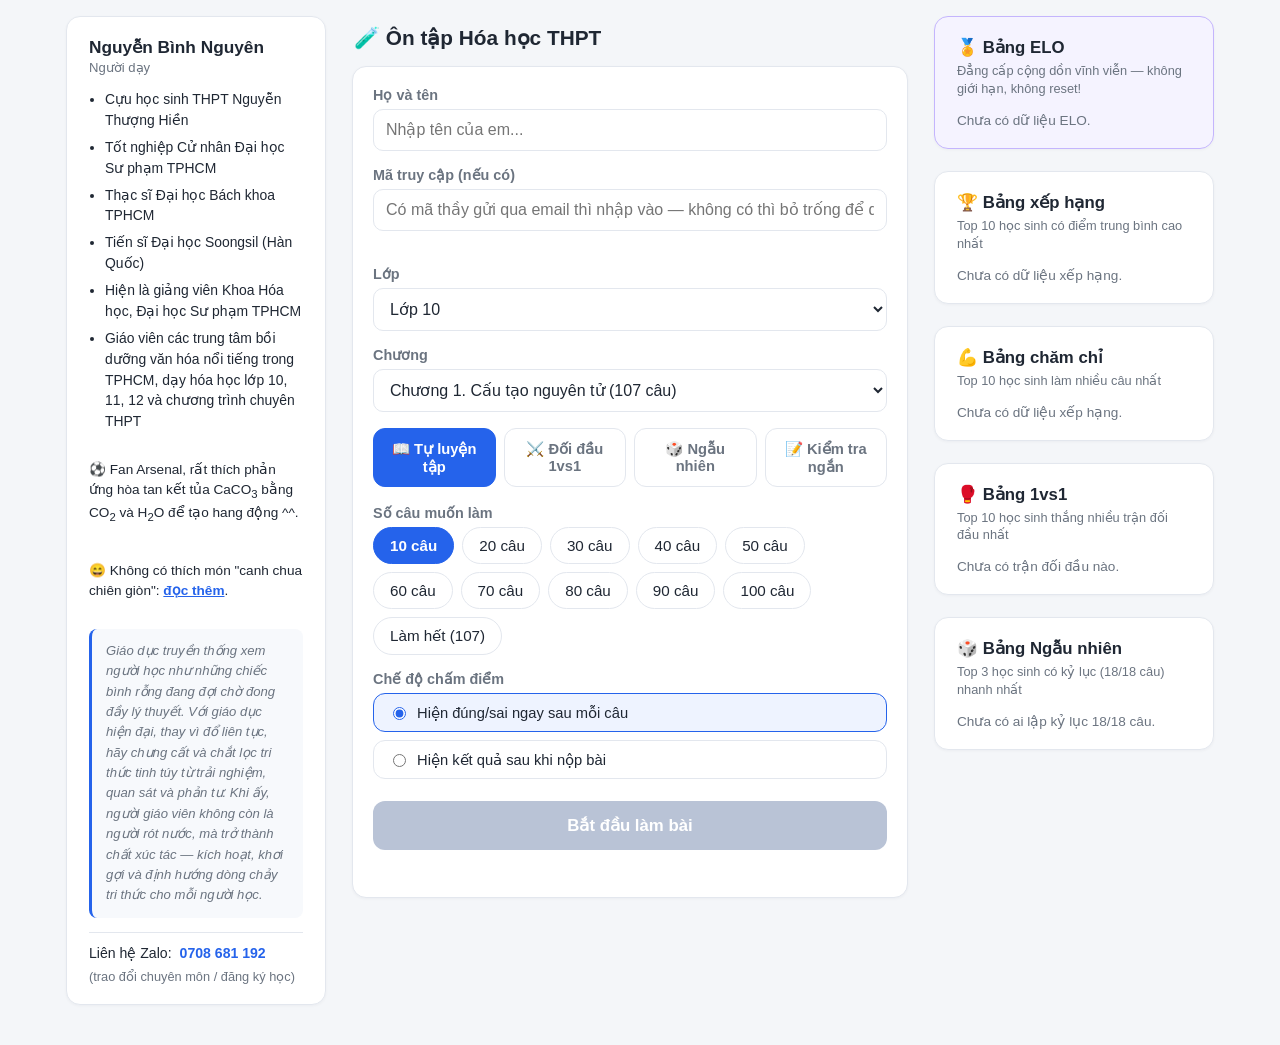
<file: index.html>
<!DOCTYPE html>
<html lang="vi">
<head>
<meta charset="UTF-8">
<meta name="viewport" content="width=device-width, initial-scale=1.0">
<title>Ôn tập Hóa học THPT</title>
<link rel="stylesheet" href="style.css">
</head>
<body>
<div class="layout">

<div id="app">

  <!-- MÀN HÌNH 1: CHỌN CHƯƠNG -->
  <section id="screen-setup" class="screen">
    <header class="topbar">
      <h1>🧪 Ôn tập Hóa học THPT</h1>
      <div class="topbar-actions">
        <button id="btn-open-collection" type="button" class="btn-collection">🎴 Bộ sưu tập<span id="collection-count-badge" class="collection-count-badge hidden">0</span></button>
      </div>
    </header>

    <div class="card">
      <label class="field">
        <span>Họ và tên</span>
        <input id="inp-name" type="text" placeholder="Nhập tên của em..." autocomplete="name">
      </label>

      <label class="field">
        <span>Mã truy cập (nếu có)</span>
        <input id="inp-code" type="text" placeholder="Có mã thầy gửi qua email thì nhập vào — không có thì bỏ trống để dùng thử" autocomplete="off">
      </label>
      <div id="access-msg" class="msg"></div>

      <div id="streak-box" class="stats-box streak-box hidden">
        <div id="streak-content"></div>
      </div>

      <div id="elo-box" class="stats-box elo-box hidden">
        <div id="elo-content"></div>
      </div>

      <label class="field">
        <span>Lớp</span>
        <select id="sel-grade"></select>
      </label>

      <div id="chapter-progress-box" class="stats-box hidden">
        <div class="stats-title" id="chapter-progress-title">📊 Tiến độ</div>
        <ul id="chapter-progress-list" class="chprog-list"></ul>
        <div id="chapter-progress-suggest" class="chprog-suggest"></div>
      </div>

      <label class="field">
        <span>Chương</span>
        <select id="sel-chapter"></select>
      </label>

      <div id="stats-box" class="stats-box hidden">
        <div class="stats-title">Tiến độ của em ở chương này</div>
        <div id="stats-content"></div>
      </div>

      <div class="mode-tabs">
        <button type="button" id="tab-mode-solo" class="mode-tab selected">📖 Tự luyện tập</button>
        <button type="button" id="tab-mode-duel" class="mode-tab">⚔️ Đối đầu 1vs1</button>
        <button type="button" id="tab-mode-random" class="mode-tab">🎲 Ngẫu nhiên</button>
        <button type="button" id="tab-mode-ktn" class="mode-tab">📝 Kiểm tra ngắn</button>
      </div>

      <div id="solo-panel">
        <div id="solo-guest-limit-msg" class="msg hidden"></div>
        <div id="solo-normal-controls">
          <div class="field">
            <span>Số câu muốn làm</span>
            <div id="count-options" class="chip-row"></div>
            <div id="guest-count-note" class="guest-note hidden"></div>
          </div>

          <div class="field">
            <span>Chế độ chấm điểm</span>
            <div class="chip-row">
              <label class="chip-radio">
                <input type="radio" name="mode" value="hien_ngay" checked>
                <span>Hiện đúng/sai ngay sau mỗi câu</span>
              </label>
              <label class="chip-radio">
                <input type="radio" name="mode" value="hien_sau">
                <span>Hiện kết quả sau khi nộp bài</span>
              </label>
            </div>
          </div>

          <button id="btn-start" class="btn-primary" disabled>Bắt đầu làm bài</button>
        </div>
      </div>

      <div id="duel-panel" class="hidden">
        <div id="duel-locked-msg" class="msg hidden"></div>
        <div id="duel-normal-content">
          <div class="duel-info">⚔️ Đối đầu 1vs1: 10 câu ngẫu nhiên trong chương đã chọn ở trên, cả 2 bạn cùng thấy 1 câu — ai bấm trả lời TRƯỚC thì câu đó bị khóa lại (đúng +1 điểm, sai −0,5 điểm), bạn còn lại không được trả lời câu đó nữa. Hết 10 câu ai điểm cao hơn thắng, bằng điểm thì Oẳn tù tì phân định. Thắng/thua đều ảnh hưởng ELO — thắng đối thủ ELO cao hơn mình thì được cộng nhiều hơn!</div>
          <div class="duel-btn-row">
            <button id="btn-challenge" type="button" class="btn-primary" disabled>⚔️ Thách thức</button>
            <button id="btn-accept-challenge" type="button" class="btn-secondary" disabled>🤝 Đồng ý thử thách</button>
          </div>
          <div id="duel-msg" class="msg"></div>
        </div>
      </div>

      <div id="random-panel" class="hidden">
        <div id="random-locked-msg" class="msg hidden"></div>
        <div id="random-normal-content">
          <div class="duel-info">🎲 Chế độ ngẫu nhiên: 1 đề CỐ ĐỊNH 18 câu random trên toàn bộ chương trình — 14 câu Lớp 12 (đủ tất cả các chương), 2 câu Lớp 10 và 2 câu Lớp 11 (ngẫu nhiên chương nào cũng được). Vẫn tính ELO như Tự luyện tập. Làm ĐÚNG TRỌN VẸN 18/18 câu và nhanh hơn kỷ lục cũ của chính em thì được ghi nhận kỷ lục mới, có cơ hội lọt Top 3 nhanh nhất!</div>
          <button id="btn-start-random" type="button" class="btn-primary" disabled>Bắt đầu làm bài (18 câu)</button>
          <div id="random-msg" class="msg"></div>
        </div>
      </div>

      <div id="ktn-panel" class="hidden">
        <div id="ktn-locked-msg" class="msg hidden"></div>
        <div id="ktn-normal-content">
          <div class="duel-info">📝 Kiểm tra ngắn: thầy/cô tạo 1 phiên kiểm tra 18 câu cho cả lớp cùng làm, có ĐÚNG 10 phút kể từ lúc tạo phiên. Tất cả học sinh làm CHUNG 1 bộ câu hỏi (chỉ khác thứ tự hiển thị). Hết giờ thì tự nộp bài với những câu đã làm — câu nào chưa làm sẽ không có điểm. Phiên này KHÔNG tính ELO, KHÔNG ghi nhận thành tích gì cả, chỉ để kiểm tra nhanh kiến thức thôi nhé!</div>
          <div id="ktn-status-box" class="ktn-status-box hidden">
            <div id="ktn-status-title" class="ktn-status-title"></div>
            <div id="ktn-status-sub" class="ktn-status-sub"></div>
            <button id="btn-ktn-start" type="button" class="btn-primary hidden">Bắt đầu làm bài</button>
          </div>
        </div>
      </div>

      <div id="setup-msg" class="msg"></div>
    </div>
  </section>

  <!-- MÀN HÌNH ĐỐI ĐẦU: PHÒNG CHỜ (người thách đấu) -->
  <section id="screen-duel-wait" class="screen hidden">
    <header class="topbar">
      <h1>⚔️ Phòng chờ</h1>
    </header>
    <div class="card duel-wait-card">
      <div id="duel-wait-timer" class="duel-wait-timer">4:00</div>
      <p>Đang chờ có bạn nào bấm "Đồng ý thử thách" cho chương <b id="duel-wait-chapter"></b>... Nếu sau 4 phút chưa có ai nhận, em sẽ tự động quay lại màn hình chính.</p>
      <button id="btn-cancel-wait" class="btn-secondary">Hủy chờ</button>
    </div>
  </section>

  <!-- MÀN HÌNH ĐỐI ĐẦU: CHỌN ĐỐI THỦ (người đồng ý thử thách) -->
  <section id="screen-duel-pick" class="screen hidden">
    <header class="topbar">
      <button id="btn-pick-back" class="btn-back">&larr; Quay lại</button>
      <h1>🤝 Chọn đối thủ</h1>
    </header>
    <div class="card">
      <ul id="duel-pick-list" class="duel-pick-list"></ul>
      <p id="duel-pick-empty" class="panel-empty hidden">Hiện chưa có ai đang chờ thử thách. Quay lại sau nhé!</p>
      <div id="duel-pick-msg" class="msg"></div>
    </div>
  </section>

  <!-- MÀN HÌNH ĐỐI ĐẦU: OẲN TÙ TÌ (bằng điểm cuối trận) -->
  <section id="screen-duel-rps" class="screen hidden">
    <header class="topbar">
      <button id="btn-rps-quit" class="btn-back">&larr; Thoát</button>
      <h1>🤜🤛 Oẳn tù tì!</h1>
    </header>
    <div class="card duel-rps-card">
      <p id="duel-rps-info" class="duel-rps-info">Bằng điểm nhau! Ai thắng ván Oẳn tù tì này sẽ thắng chung cuộc.</p>
      <div class="duel-rps-choices">
        <button type="button" class="duel-rps-btn" data-choice="keo">✌️<span>Kéo</span></button>
        <button type="button" class="duel-rps-btn" data-choice="bua">✊<span>Búa</span></button>
        <button type="button" class="duel-rps-btn" data-choice="bao">✋<span>Bao</span></button>
      </div>
      <div id="duel-rps-msg" class="msg"></div>
      <div id="duel-rps-reveal" class="duel-rps-reveal hidden"></div>
    </div>
  </section>

  <!-- MÀN HÌNH ĐỐI ĐẦU: KẾT QUẢ -->
  <section id="screen-duel-result" class="screen hidden">
    <header class="topbar">
      <h1>Kết quả đối đầu</h1>
    </header>
    <div class="card">
      <div id="duel-result-banner" class="duel-result-banner hidden"></div>
      <div class="duel-vs-grid">
        <div class="duel-vs-col">
          <div class="duel-vs-name" id="duel-you-name"></div>
          <div class="duel-vs-score" id="duel-you-score"></div>
          <div class="duel-vs-time" id="duel-you-time"></div>
        </div>
        <div class="duel-vs-sep">VS</div>
        <div class="duel-vs-col">
          <div class="duel-vs-name" id="duel-opp-name"></div>
          <div class="duel-vs-score" id="duel-opp-score"></div>
          <div class="duel-vs-time" id="duel-opp-time"></div>
        </div>
      </div>
      <div id="duel-rps-note" class="duel-rps-note hidden"></div>
      <div id="duel-elo-note" class="duel-elo-note hidden"></div>
      <div id="duel-waiting-opponent" class="msg hidden">Đang chờ đối thủ hoàn thành bài làm...</div>
      <button id="btn-duel-restart" class="btn-secondary">Về màn hình chính</button>
    </div>
  </section>

  <!-- MÀN HÌNH 2: LÀM BÀI -->
  <section id="screen-quiz" class="screen hidden">
    <header class="topbar">
      <button id="btn-quit" class="btn-back">&larr; Thoát</button>
      <div id="quiz-progress" class="progress-text"></div>
      <div id="duel-timer-box" class="duel-timer-box hidden">⏳ <span id="duel-timer-text">20s</span></div>
      <div id="random-timer-box" class="duel-timer-box hidden">⏱️ <span id="random-timer-text">0:00</span></div>
      <div id="ktn-timer-box" class="duel-timer-box hidden">⏳ <span id="ktn-timer-text">10:00</span></div>
    </header>
    <div class="progress-bar-wrap"><div id="progress-bar" class="progress-bar"></div></div>
    <div id="duel-score-box" class="duel-score-box hidden">
      <span id="duel-score-you">Bạn: 0đ</span>
      <span class="duel-score-sep">–</span>
      <span id="duel-score-opp">Đối thủ: 0đ</span>
    </div>

    <div class="card" id="question-card">
      <div id="q-stem" class="q-stem"></div>
      <div id="q-options" class="q-options"></div>
      <div id="q-feedback" class="q-feedback hidden"></div>

      <div class="report-row">
        <button id="btn-report" type="button" class="btn-report-toggle">⚠️ Báo lỗi câu này</button>
        <span id="report-sent-msg" class="report-sent-msg hidden">Đã gửi, cảm ơn em!</span>
      </div>
      <div id="report-panel" class="report-panel hidden">
        <textarea id="report-note" rows="2" placeholder="Mô tả lỗi (không bắt buộc): sai đáp án, đề thiếu dữ kiện, lỗi chính tả..."></textarea>
        <div class="report-actions">
          <button id="btn-report-cancel" type="button" class="btn-mini btn-mini-secondary">Hủy</button>
          <button id="btn-report-send" type="button" class="btn-mini btn-mini-primary">Gửi báo lỗi</button>
        </div>
      </div>
    </div>

    <button id="btn-next" class="btn-primary" disabled>Câu tiếp theo</button>
  </section>

  <!-- MÀN HÌNH: BỘ SƯU TẬP THẺ BÀI -->
  <section id="screen-collection" class="screen hidden">
    <header class="topbar">
      <button id="btn-collection-back" class="btn-back">&larr; Quay lại</button>
      <h1>🎴 Bộ sưu tập</h1>
    </header>
    <div class="card">
      <p id="collection-need-name" class="panel-empty hidden">Nhập tên (và mã truy cập nếu có) ở màn hình chính để xem bộ sưu tập của em nhé.</p>
      <div id="collection-body" class="hidden">
        <div class="collection-summary" id="collection-summary"></div>

        <div class="collection-group">
          <h3 class="collection-group-title">✨ Thẻ Hoàn Hảo</h3>
          <p class="collection-group-sub">Đạt được khi điểm trung bình 5 lượt gần nhất trên Bảng xếp hạng chạm mốc 100%.</p>
          <div class="card-grid" id="collection-grid-perfect"></div>
        </div>

        <div class="collection-group">
          <h3 class="collection-group-title">🏅 Thẻ hạng trên các Bảng xếp hạng</h3>
          <p class="collection-group-sub">Từng đạt hạng 1, 2 hoặc 3 ở 1 trong 3 bảng — đã đạt là giữ mãi, kể cả sau này bị vượt mặt.</p>
          <div class="card-grid" id="collection-grid-rank"></div>
        </div>

        <div class="collection-group">
          <h3 class="collection-group-title">📚 Thẻ Trọn Chương</h3>
          <p class="collection-group-sub">Từng làm đúng mọi câu hỏi khác nhau của 1 chương, cộng dồn qua nhiều lần làm.</p>
          <div class="card-grid" id="collection-grid-chapter"></div>
        </div>
      </div>
    </div>
  </section>

  <!-- MÀN HÌNH 3: KẾT QUẢ -->
  <section id="screen-result" class="screen hidden">
    <header class="topbar">
      <h1>Kết quả</h1>
    </header>
    <div class="card">
      <div id="result-score" class="result-score"></div>
      <div id="result-random-info" class="result-elo hidden"></div>
      <div id="result-elo" class="result-elo hidden"></div>
      <div id="result-badge" class="badge-banner hidden"></div>
      <div id="result-grid" class="result-grid"></div>
      <div id="result-stats" class="stats-box"></div>
      <button id="btn-retry-wrong" class="btn-primary btn-retry hidden"></button>
      <button id="btn-restart" class="btn-secondary">Làm lại / Chọn chương khác</button>
    </div>
  </section>

</div>

  <div id="col-leaderboard" class="side-col">
    <aside id="panel-leaderboard-elo" class="side-panel panel-elo">
      <h2 class="panel-title">🏅 Bảng ELO</h2>
      <p class="panel-sub">Đẳng cấp cộng dồn vĩnh viễn — không giới hạn, không reset!</p>
      <ol id="leaderboard-elo-list" class="leaderboard-list"></ol>
      <p id="leaderboard-elo-empty" class="panel-empty hidden">Chưa có dữ liệu ELO.</p>
      <p id="leaderboard-elo-offline" class="panel-empty hidden">Bảng xếp hạng cần kết nối backend.</p>
    </aside>

    <aside id="panel-leaderboard" class="side-panel">
      <h2 class="panel-title">🏆 Bảng xếp hạng</h2>
      <p class="panel-sub">Top 10 học sinh có điểm trung bình cao nhất</p>
      <ol id="leaderboard-list" class="leaderboard-list"></ol>
      <p id="leaderboard-empty" class="panel-empty hidden">Chưa có dữ liệu xếp hạng.</p>
      <p id="leaderboard-offline" class="panel-empty hidden">Bảng xếp hạng cần kết nối backend.</p>
    </aside>

    <aside id="panel-leaderboard-active" class="side-panel">
      <h2 class="panel-title">💪 Bảng chăm chỉ</h2>
      <p class="panel-sub">Top 10 học sinh làm nhiều câu nhất</p>
      <ol id="leaderboard-active-list" class="leaderboard-list"></ol>
      <p id="leaderboard-active-empty" class="panel-empty hidden">Chưa có dữ liệu xếp hạng.</p>
      <p id="leaderboard-active-offline" class="panel-empty hidden">Bảng xếp hạng cần kết nối backend.</p>
    </aside>

    <aside id="panel-leaderboard-duel" class="side-panel">
      <h2 class="panel-title">🥊 Bảng 1vs1</h2>
      <p class="panel-sub">Top 10 học sinh thắng nhiều trận đối đầu nhất</p>
      <ol id="leaderboard-duel-list" class="leaderboard-list"></ol>
      <p id="leaderboard-duel-empty" class="panel-empty hidden">Chưa có trận đối đầu nào.</p>
      <p id="leaderboard-duel-offline" class="panel-empty hidden">Bảng xếp hạng cần kết nối backend.</p>
    </aside>

    <aside id="panel-leaderboard-random" class="side-panel">
      <h2 class="panel-title">🎲 Bảng Ngẫu nhiên</h2>
      <p class="panel-sub">Top 3 học sinh có kỷ lục (18/18 câu) nhanh nhất</p>
      <ol id="leaderboard-random-list" class="leaderboard-list"></ol>
      <p id="leaderboard-random-empty" class="panel-empty hidden">Chưa có ai lập kỷ lục 18/18 câu.</p>
      <p id="leaderboard-random-offline" class="panel-empty hidden">Bảng xếp hạng cần kết nối backend.</p>
    </aside>
  </div>

  <aside id="panel-teacher" class="side-panel">
    <div class="teacher-name">Nguyễn Bình Nguyên</div>
    <div class="teacher-role">Người dạy</div>
    <ul class="teacher-bio">
      <li>Cựu học sinh THPT Nguyễn Thượng Hiền</li>
      <li>Tốt nghiệp Cử nhân Đại học Sư phạm TPHCM</li>
      <li>Thạc sĩ Đại học Bách khoa TPHCM</li>
      <li>Tiến sĩ Đại học Soongsil (Hàn Quốc)</li>
      <li>Hiện là giảng viên Khoa Hóa học, Đại học Sư phạm TPHCM</li>
      <li>Giáo viên các trung tâm bồi dưỡng văn hóa nổi tiếng trong TPHCM, dạy hóa học lớp 10, 11, 12 và chương trình chuyên THPT</li>
    </ul>
    <div class="teacher-fun">
      <p>⚽ Fan Arsenal, rất thích phản ứng hòa tan kết tủa CaCO<sub>3</sub> bằng CO<sub>2</sub> và H<sub>2</sub>O để tạo hang động ^^.</p>
      <p>😄 Không có thích món "canh chua chiên giòn": <a href="https://vnexpress.net/ky-thi-cuoi-cung-4763321.html" target="_blank" rel="noopener">đọc thêm</a>.</p>
    </div>
    <blockquote class="teacher-quote">Giáo dục truyền thống xem người học như những chiếc bình rỗng đang đợi chờ đong đầy lý thuyết. Với giáo dục hiện đại, thay vì đổ liên tục, hãy chưng cất và chắt lọc tri thức tinh túy từ trải nghiệm, quan sát và phản tư. Khi ấy, người giáo viên không còn là người rót nước, mà trở thành chất xúc tác — kích hoạt, khơi gợi và định hướng dòng chảy tri thức cho mỗi người học.</blockquote>
    <div class="teacher-contact">
      <span>Liên hệ Zalo:</span>
      <a href="https://zalo.me/0708681192" target="_blank" rel="noopener">0708 681 192</a>
      <span class="teacher-contact-note">(trao đổi chuyên môn / đăng ký học)</span>
    </div>
  </aside>

  <!-- Toast "vừa nhận thẻ mới" — hiện đè lên mọi màn hình, tự xếp hàng nếu nhận nhiều thẻ cùng lúc -->
  <div id="card-toast-overlay" class="card-toast-overlay hidden">
    <div class="card-toast" id="card-toast">
      <div class="card-toast-label">🎉 Thẻ mới!</div>
      <div class="card-toast-body" id="card-toast-body"></div>
      <button id="btn-card-toast-next" type="button" class="btn-primary card-toast-btn">Tuyệt vời!</button>
    </div>
  </div>

</div>
<script src="config.js"></script>
<script src="app.js"></script>
</body>
</html>
</file>
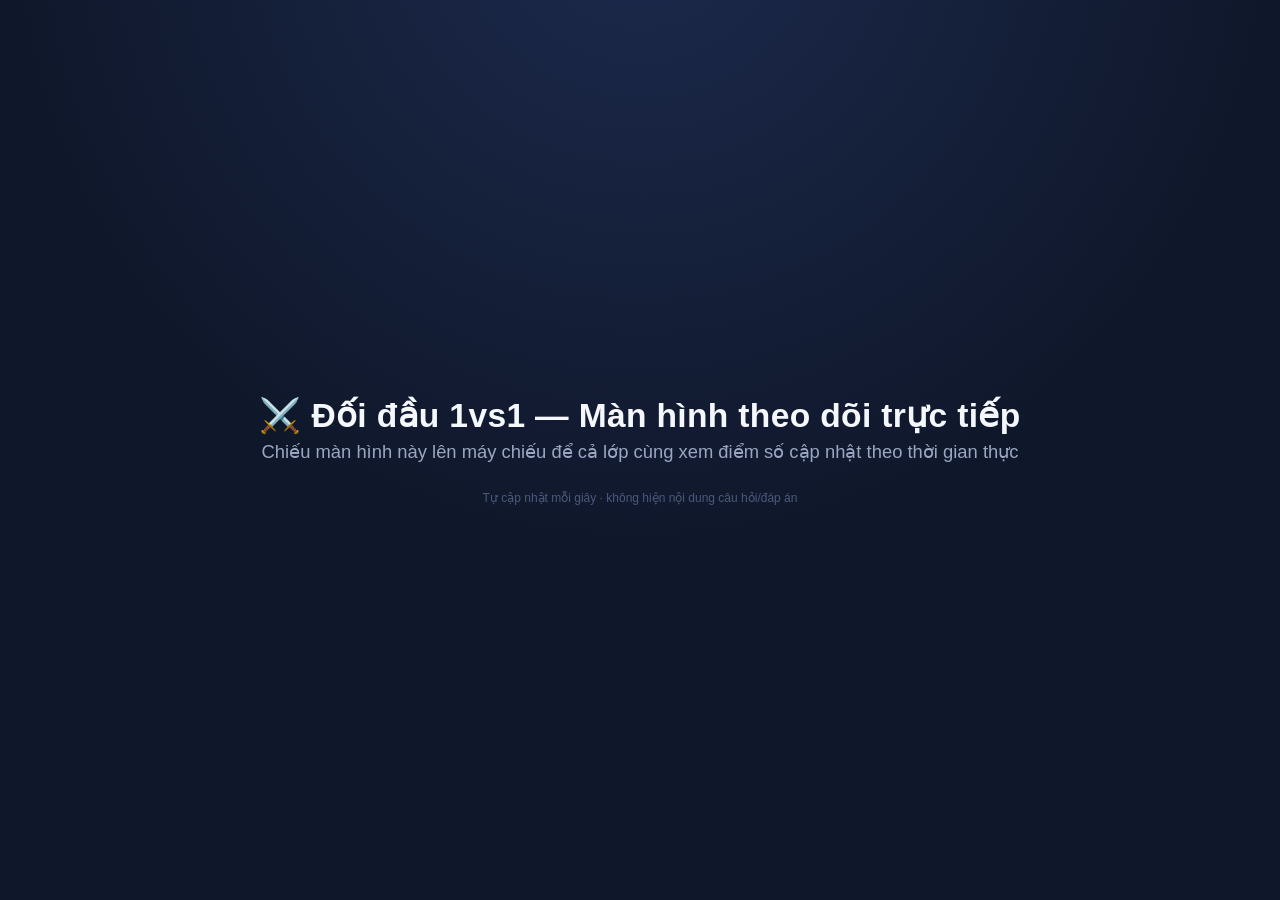
<file: duel-monitor.html>
<!DOCTYPE html>
<html lang="vi">
<head>
<meta charset="UTF-8">
<meta name="viewport" content="width=device-width, initial-scale=1.0">
<title>Màn hình lớn — Đối đầu 1vs1</title>
<style>
  :root{
    --bg:#0f172a; --card:#16213c; --ink:#f4f7fc; --muted:#9aa7c2;
    --brand:#3b82f6; --green:#22c55e; --red:#f04545; --gold:#ffd54a; --border:#2a3a5c;
  }
  *{box-sizing:border-box}
  html,body{height:100%}
  body{
    margin:0; min-height:100vh; background:radial-gradient(circle at 50% -10%, #1c2a4d 0%, var(--bg) 55%);
    color:var(--ink); font-family:-apple-system,BlinkMacSystemFont,"Segoe UI",Roboto,Helvetica,Arial,sans-serif;
    display:flex; flex-direction:column; align-items:center; justify-content:center;
    padding:clamp(16px,3vw,40px); gap:clamp(14px,2.5vw,28px);
  }
  .hidden{display:none !important}
  .head{text-align:center}
  .head h1{margin:0 0 6px;font-size:clamp(1.3rem,3vw,2.1rem);font-weight:800;letter-spacing:0.01em}
  .head .sub{color:var(--muted);font-size:clamp(0.9rem,1.6vw,1.15rem)}
  .conn-warn{
    position:fixed;top:14px;right:18px;background:#3a1f1f;border:1px solid #6b2e2e;color:#ffb4b4;
    padding:6px 14px;border-radius:999px;font-size:0.8rem;font-weight:700;
  }

  /* ---------- Màn "chưa có trận" ---------- */
  .waiting{text-align:center;max-width:640px}
  .waiting .big-emoji{font-size:clamp(3rem,8vw,5.5rem);margin-bottom:10px}
  .waiting h2{font-size:clamp(1.3rem,3vw,2rem);margin:0 0 10px}
  .waiting p{color:var(--muted);font-size:clamp(0.95rem,1.8vw,1.25rem);line-height:1.6;margin:0}

  /* ---------- Trận đấu ---------- */
  .battle{width:100%;max-width:1080px;display:flex;flex-direction:column;gap:clamp(14px,2.5vw,26px)}
  .vs-row{display:flex;align-items:stretch;gap:clamp(10px,2.5vw,28px)}
  .p-card{
    flex:1; background:var(--card); border:2px solid var(--border); border-radius:20px;
    padding:clamp(16px,3vw,32px) clamp(12px,2.5vw,26px); text-align:center;
    display:flex; flex-direction:column; gap:clamp(6px,1.5vw,14px);
    transition:border-color 0.3s, box-shadow 0.3s;
  }
  .p-card.leading{border-color:var(--gold);box-shadow:0 0 0 1px var(--gold),0 0 26px rgba(255,213,74,0.25)}
  .p-name{font-size:clamp(1.1rem,2.6vw,1.75rem);font-weight:800;overflow-wrap:break-word}
  .p-score{font-size:clamp(2.6rem,8vw,5rem);font-weight:900;line-height:1;font-variant-numeric:tabular-nums}
  .p-score.pos{color:var(--green)} .p-score.neg{color:var(--red)} .p-score.zero{color:var(--ink)}
  .p-detail{color:var(--muted);font-size:clamp(0.85rem,1.6vw,1.05rem)}
  .p-detail b.ok{color:var(--green)} .p-detail b.bad{color:var(--red)}
  .vs-mid{
    display:flex; align-items:center; justify-content:center;
    font-size:clamp(1.1rem,3vw,2rem); font-weight:900; color:var(--muted); padding:0 4px;
  }

  .progress-wrap{display:flex;flex-direction:column;gap:8px;align-items:center}
  .progress-label{color:var(--muted);font-size:clamp(0.85rem,1.6vw,1.05rem)}
  .progress-bar{width:100%;max-width:640px;height:14px;border-radius:999px;background:#0b1226;border:1px solid var(--border);overflow:hidden}
  .progress-fill{height:100%;background:linear-gradient(90deg,var(--brand),#60a5fa);border-radius:999px;transition:width 0.4s ease}

  .status-banner{
    text-align:center; border-radius:16px; padding:clamp(12px,2.2vw,20px);
    font-size:clamp(1rem,2.2vw,1.5rem); font-weight:800; border:2px solid var(--border); background:var(--card);
  }
  .status-banner.win{border-color:var(--gold);background:linear-gradient(150deg,#3a2e12,#241a06);color:var(--gold)}
  .status-banner.tie{border-color:var(--brand)}

  .chapter-badge{
    display:inline-block;background:#132038;border:1px solid var(--border);color:var(--muted);
    padding:4px 14px;border-radius:999px;font-size:clamp(0.8rem,1.5vw,1rem);margin-top:4px;
  }
  footer{color:#4c597a;font-size:0.75rem;text-align:center}
</style>
</head>
<body>

<div class="head">
  <h1>⚔️ Đối đầu 1vs1 — Màn hình theo dõi trực tiếp</h1>
  <div class="sub">Chiếu màn hình này lên máy chiếu để cả lớp cùng xem điểm số cập nhật theo thời gian thực</div>
</div>

<div id="conn-warn" class="conn-warn hidden">⏳ Mất kết nối, đang tự thử lại...</div>

<div id="waiting-box" class="waiting hidden">
  <div class="big-emoji">⏳</div>
  <h2 id="waiting-title">Đang chờ trận đấu bắt đầu...</h2>
  <p id="waiting-sub">Cho 2 học sinh vào mục <b>⚔️ Đối đầu 1vs1</b> trên điện thoại để bắt đầu — màn hình
    này sẽ tự động hiện trận đấu ngay khi 2 bạn được ghép cặp.</p>
</div>

<div id="battle-box" class="battle hidden">
  <div style="text-align:center">
    <span id="chapter-badge" class="chapter-badge"></span>
  </div>
  <div class="vs-row">
    <div id="p1-card" class="p-card">
      <div id="p1-name" class="p-name">—</div>
      <div id="p1-score" class="p-score zero">0</div>
      <div id="p1-detail" class="p-detail">0 đúng · 0 sai</div>
    </div>
    <div class="vs-mid">VS</div>
    <div id="p2-card" class="p-card">
      <div id="p2-name" class="p-name">—</div>
      <div id="p2-score" class="p-score zero">0</div>
      <div id="p2-detail" class="p-detail">0 đúng · 0 sai</div>
    </div>
  </div>
  <div class="progress-wrap">
    <div id="progress-label" class="progress-label">Đã trả lời 0/10 câu</div>
    <div class="progress-bar"><div id="progress-fill" class="progress-fill" style="width:0%"></div></div>
  </div>
  <div id="status-banner" class="status-banner hidden"></div>
</div>

<footer>Tự cập nhật mỗi giây · không hiện nội dung câu hỏi/đáp án</footer>

<script src="config.js"></script>
<script>
(function () {
  "use strict";
  var API_URL = window.API_URL || "";
  var POLL_MS = 1000;
  var params = new URLSearchParams(location.search);
  var pinnedMatchId = params.get("matchId") || "";
  var failStreak = 0;

  function $(sel) { return document.querySelector(sel); }

  function apiGet(action, extra) {
    if (!API_URL) return Promise.resolve(null);
    var qs = "action=" + encodeURIComponent(action);
    Object.keys(extra || {}).forEach(function (k) {
      if (extra[k]) qs += "&" + encodeURIComponent(k) + "=" + encodeURIComponent(extra[k]);
    });
    return fetch(API_URL + "?" + qs)
      .then(function (r) { return r.json(); })
      .catch(function (err) { console.warn("duel-monitor: lỗi tải dữ liệu", err); return null; });
  }

  function showWaiting(title, sub) {
    $("#waiting-title").textContent = title;
    $("#waiting-sub").textContent = sub;
    $("#waiting-box").classList.remove("hidden");
    $("#battle-box").classList.add("hidden");
  }

  function scoreClass(v) { return v > 0 ? "pos" : v < 0 ? "neg" : "zero"; }
  function fmtScore(v) {
    var r = Math.round(v * 10) / 10;
    return (r > 0 ? "+" : "") + r;
  }

  function render(res) {
    if (!res || !res.ok) {
      failStreak++;
      $("#conn-warn").classList.toggle("hidden", failStreak < 3);
      return;
    }
    failStreak = 0;
    $("#conn-warn").classList.add("hidden");

    if (res.phase === "none") {
      showWaiting("Đang chờ trận đấu bắt đầu...",
        "Cho 2 học sinh vào mục ⚔️ Đối đầu 1vs1 trên điện thoại để bắt đầu — màn hình này sẽ tự động " +
        "hiện trận đấu ngay khi 2 bạn được ghép cặp.");
      return;
    }

    $("#waiting-box").classList.add("hidden");
    $("#battle-box").classList.remove("hidden");
    $("#chapter-badge").textContent = "📘 " + (res.chapterName || "");

    $("#p1-name").textContent = res.p1 || "?";
    $("#p2-name").textContent = res.p2 || "?";
    var s1 = $("#p1-score"), s2 = $("#p2-score");
    s1.textContent = fmtScore(res.score1); s1.className = "p-score " + scoreClass(res.score1);
    s2.textContent = fmtScore(res.score2); s2.className = "p-score " + scoreClass(res.score2);
    $("#p1-detail").innerHTML = "<b class='ok'>" + res.correct1 + " đúng</b> · <b class='bad'>" + res.wrong1 + " sai</b>";
    $("#p2-detail").innerHTML = "<b class='ok'>" + res.correct2 + " đúng</b> · <b class='bad'>" + res.wrong2 + " sai</b>";

    var c1 = $("#p1-card"), c2 = $("#p2-card");
    c1.classList.toggle("leading", res.score1 > res.score2);
    c2.classList.toggle("leading", res.score2 > res.score1);

    $("#progress-label").textContent = "Đã trả lời " + res.answered + "/" + res.total + " câu";
    $("#progress-fill").style.width = Math.round((res.answered / res.total) * 100) + "%";

    var banner = $("#status-banner");
    if (res.phase === "playing") {
      banner.classList.add("hidden");
    } else if (res.phase === "tie_break") {
      banner.className = "status-banner tie";
      banner.textContent = "⚖️ Hoà điểm — đang Oẳn Tù Tì để phân thắng bại (vòng " + (res.rpsRound || 1) + ")" +
        (res.rps1Chosen || res.rps2Chosen ? " — 1 bạn đã chọn xong, đang chờ bạn còn lại..." : "");
      banner.classList.remove("hidden");
    } else if (res.phase === "done") {
      banner.className = "status-banner win";
      banner.textContent = res.winner === "hoa" ? "🤝 Trận đấu kết thúc — HOÀ!" : "🏆 " + res.winner + " THẮNG!";
      banner.classList.remove("hidden");
    }
  }

  function poll() {
    apiGet("duelSpectator", { matchId: pinnedMatchId }).then(render);
  }

  if (!API_URL) {
    showWaiting("Chưa kết nối được backend", "config.js chưa có API_URL — nhờ thầy/cô kiểm tra lại file config.js trên GitHub.");
  } else {
    poll();
    setInterval(poll, POLL_MS);
  }
})();
</script>
</body>
</html>
</file>
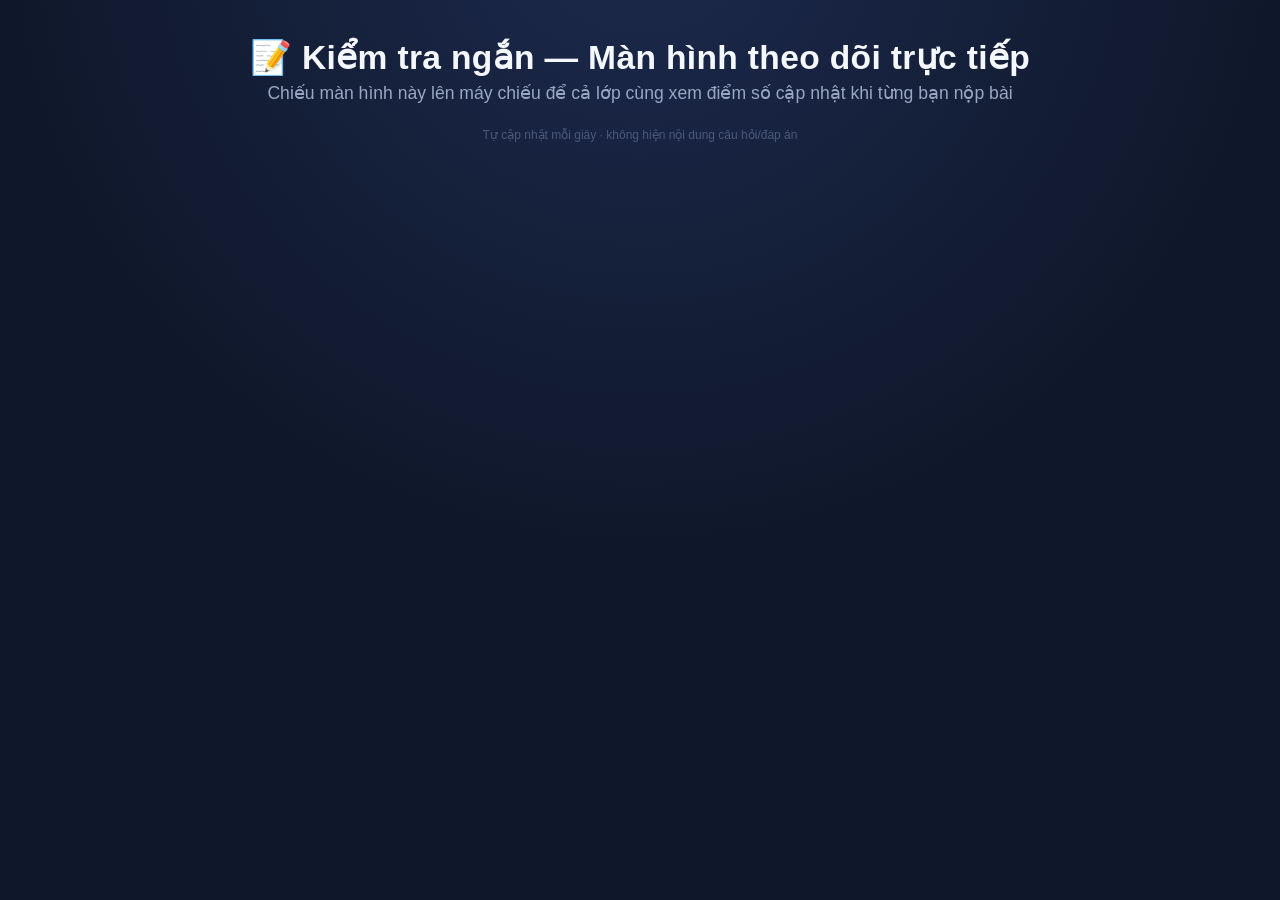
<file: kiemtra-monitor.html>
<!DOCTYPE html>
<html lang="vi">
<head>
<meta charset="UTF-8">
<meta name="viewport" content="width=device-width, initial-scale=1.0">
<title>Màn hình lớn — Kiểm tra ngắn</title>
<style>
  :root{
    --bg:#0f172a; --card:#16213c; --ink:#f4f7fc; --muted:#9aa7c2;
    --brand:#3b82f6; --green:#22c55e; --red:#f04545; --gold:#ffd54a; --border:#2a3a5c;
  }
  *{box-sizing:border-box}
  html,body{height:100%}
  body{
    margin:0; min-height:100vh; background:radial-gradient(circle at 50% -10%, #1c2a4d 0%, var(--bg) 55%);
    color:var(--ink); font-family:-apple-system,BlinkMacSystemFont,"Segoe UI",Roboto,Helvetica,Arial,sans-serif;
    display:flex; flex-direction:column; align-items:center;
    padding:clamp(16px,3vw,40px); gap:clamp(14px,2.2vw,24px);
  }
  .hidden{display:none !important}
  .head{text-align:center;width:100%;max-width:1000px}
  .head h1{margin:0 0 6px;font-size:clamp(1.3rem,3vw,2.1rem);font-weight:800;letter-spacing:0.01em}
  .head .sub{color:var(--muted);font-size:clamp(0.9rem,1.6vw,1.1rem)}
  .conn-warn{
    position:fixed;top:14px;right:18px;background:#3a1f1f;border:1px solid #6b2e2e;color:#ffb4b4;
    padding:6px 14px;border-radius:999px;font-size:0.8rem;font-weight:700;
  }

  .top-bar{
    width:100%;max-width:1000px;display:flex;flex-wrap:wrap;align-items:center;justify-content:space-between;
    gap:12px;background:var(--card);border:2px solid var(--border);border-radius:16px;
    padding:clamp(14px,2vw,22px) clamp(16px,2.5vw,28px);
  }
  .scope-name{font-size:clamp(1.1rem,2.4vw,1.6rem);font-weight:800}
  .countdown{
    font-size:clamp(1.6rem,4vw,2.6rem);font-weight:900;font-variant-numeric:tabular-nums;
    color:var(--brand);
  }
  .countdown.ending{color:var(--red)}
  .count-label{color:var(--muted);font-size:clamp(0.8rem,1.4vw,1rem);margin-top:2px}
  .submitted-count{text-align:right}
  .submitted-count b{font-size:clamp(1.4rem,3vw,2rem);color:var(--green)}

  .waiting{text-align:center;max-width:640px;margin-top:6vh}
  .waiting .big-emoji{font-size:clamp(3rem,8vw,5.5rem);margin-bottom:10px}
  .waiting h2{font-size:clamp(1.3rem,3vw,2rem);margin:0 0 10px}
  .waiting p{color:var(--muted);font-size:clamp(0.95rem,1.8vw,1.25rem);line-height:1.6;margin:0}

  .board{width:100%;max-width:1000px}
  table{width:100%;border-collapse:collapse;background:var(--card);border:2px solid var(--border);border-radius:16px;overflow:hidden}
  thead th{
    text-align:left;padding:12px 16px;font-size:clamp(0.8rem,1.4vw,0.95rem);color:var(--muted);
    border-bottom:1px solid var(--border);font-weight:700;
  }
  tbody td{padding:12px 16px;font-size:clamp(0.95rem,1.8vw,1.2rem);border-bottom:1px solid #1e2c4d}
  tbody tr:last-child td{border-bottom:none}
  tbody tr.rank1{background:linear-gradient(90deg,rgba(255,213,74,0.12),transparent)}
  .rank-cell{font-weight:900;width:44px;color:var(--muted)}
  tr.rank1 .rank-cell{color:var(--gold)}
  .name-cell{font-weight:700}
  .score-cell{text-align:right;font-weight:900;font-variant-numeric:tabular-nums}
  .score-bar-wrap{display:inline-block;width:120px;height:8px;border-radius:999px;background:#0b1226;margin-left:12px;vertical-align:middle;overflow:hidden}
  .score-bar{display:block;height:100%;background:linear-gradient(90deg,var(--brand),#60a5fa);border-radius:999px}
  footer{color:#4c597a;font-size:0.75rem;text-align:center}
</style>
</head>
<body>

<div class="head">
  <h1>📝 Kiểm tra ngắn — Màn hình theo dõi trực tiếp</h1>
  <div class="sub">Chiếu màn hình này lên máy chiếu để cả lớp cùng xem điểm số cập nhật khi từng bạn nộp bài</div>
</div>

<div id="conn-warn" class="conn-warn hidden">⏳ Mất kết nối, đang tự thử lại...</div>

<div id="waiting-box" class="waiting hidden">
  <div class="big-emoji">⏳</div>
  <h2 id="waiting-title">Đang chờ phiên Kiểm tra ngắn...</h2>
  <p id="waiting-sub">Vào Google Sheet, dùng menu "📊 Ôn tập Hóa học → 📝 Tạo phiên Kiểm tra ngắn" để bắt đầu —
    màn hình này sẽ tự động hiện phiên ngay khi được tạo.</p>
</div>

<div id="live-box" class="hidden" style="width:100%;display:flex;flex-direction:column;align-items:center;gap:inherit">
  <div class="top-bar">
    <div>
      <div class="scope-name" id="scope-name">—</div>
      <div class="count-label" id="phase-label"></div>
    </div>
    <div style="text-align:center">
      <div id="countdown" class="countdown">10:00</div>
      <div class="count-label">thời gian còn lại</div>
    </div>
    <div class="submitted-count">
      <b id="submitted-count">0</b>
      <div class="count-label">học sinh đã nộp bài</div>
    </div>
  </div>

  <div class="board">
    <table>
      <thead><tr><th class="rank-cell">#</th><th>Học sinh</th><th style="text-align:right">Điểm</th></tr></thead>
      <tbody id="board-body"></tbody>
    </table>
  </div>
</div>

<footer>Tự cập nhật mỗi giây · không hiện nội dung câu hỏi/đáp án</footer>

<script src="config.js"></script>
<script>
(function () {
  "use strict";
  var API_URL = window.API_URL || "";
  var POLL_MS = 1000;
  var params = new URLSearchParams(location.search);
  var pinnedSessionId = params.get("sessionId") || "";
  var failStreak = 0;

  function $(sel) { return document.querySelector(sel); }
  function escapeHtml(s) {
    return String(s == null ? "" : s).replace(/[&<>"']/g, function (c) {
      return { "&": "&amp;", "<": "&lt;", ">": "&gt;", '"': "&quot;", "'": "&#39;" }[c];
    });
  }
  function fmtMinSec(totalSec) {
    totalSec = Math.max(0, Math.round(totalSec));
    var m = Math.floor(totalSec / 60), s = totalSec % 60;
    return m + ":" + (s < 10 ? "0" : "") + s;
  }

  function apiGet(action, extra) {
    if (!API_URL) return Promise.resolve(null);
    var qs = "action=" + encodeURIComponent(action);
    Object.keys(extra || {}).forEach(function (k) {
      if (extra[k]) qs += "&" + encodeURIComponent(k) + "=" + encodeURIComponent(extra[k]);
    });
    return fetch(API_URL + "?" + qs)
      .then(function (r) { return r.json(); })
      .catch(function (err) { console.warn("kiemtra-monitor: lỗi tải dữ liệu", err); return null; });
  }

  function showWaiting(title, sub) {
    if (title) $("#waiting-title").textContent = title;
    if (sub) $("#waiting-sub").textContent = sub;
    $("#waiting-box").classList.remove("hidden");
    $("#live-box").classList.add("hidden");
  }

  var PHASE_LABELS = { open: "Đang mở", closed: "Đã kết thúc", huy: "Đã bị huỷ" };

  function render(res) {
    if (!res || !res.ok) {
      failStreak++;
      $("#conn-warn").classList.toggle("hidden", failStreak < 3);
      return;
    }
    failStreak = 0;
    $("#conn-warn").classList.add("hidden");

    if (res.phase === "none") {
      showWaiting("Đang chờ phiên Kiểm tra ngắn...",
        "Vào Google Sheet, dùng menu \"📊 Ôn tập Hóa học → 📝 Tạo phiên Kiểm tra ngắn\" để bắt đầu — " +
        "màn hình này sẽ tự động hiện phiên ngay khi được tạo.");
      return;
    }

    $("#waiting-box").classList.add("hidden");
    $("#live-box").classList.remove("hidden");
    $("#scope-name").textContent = res.scopeName || "";
    $("#phase-label").textContent = PHASE_LABELS[res.phase] || res.phase;

    var cd = $("#countdown");
    cd.textContent = fmtMinSec(res.secondsLeft);
    cd.classList.toggle("ending", res.phase === "open" && res.secondsLeft <= 60);

    var list = res.participants || [];
    $("#submitted-count").textContent = list.length;

    var body = $("#board-body");
    body.innerHTML = "";
    var total = res.total || 18;
    list.forEach(function (p, i) {
      var tr = document.createElement("tr");
      if (i === 0) tr.className = "rank1";
      var pct = Math.round((p.correct / total) * 100);
      tr.innerHTML =
        '<td class="rank-cell">' + (i + 1) + '</td>' +
        '<td class="name-cell">' + escapeHtml(p.name) + '</td>' +
        '<td class="score-cell">' + p.correct + '/' + p.total +
          '<span class="score-bar-wrap"><span class="score-bar" style="width:' + pct + '%"></span></span></td>';
      body.appendChild(tr);
    });
    if (!list.length) {
      var trEmpty = document.createElement("tr");
      trEmpty.innerHTML = '<td colspan="3" style="text-align:center;color:var(--muted);padding:22px">Chưa có học sinh nào nộp bài...</td>';
      body.appendChild(trEmpty);
    }
  }

  function poll() {
    apiGet("kiemTraNganMonitor", { sessionId: pinnedSessionId }).then(render);
  }

  if (!API_URL) {
    showWaiting("Chưa kết nối được backend", "config.js chưa có API_URL — nhờ thầy/cô kiểm tra lại file config.js trên GitHub.");
  } else {
    poll();
    setInterval(poll, POLL_MS);
  }
})();
</script>
</body>
</html>
</file>
<file: style.css>
:root{
  --bg:#f4f6f9;
  --card:#ffffff;
  --ink:#1f2733;
  --muted:#6b7480;
  --brand:#2563eb;
  --brand-dark:#1d4ed8;
  --green:#16a34a;
  --green-bg:#e8f8ee;
  --red:#dc2626;
  --red-bg:#fdecec;
  --border:#e3e7ee;
  --radius:14px;
}
*{box-sizing:border-box}
body{
  margin:0;
  font-family:-apple-system,BlinkMacSystemFont,"Segoe UI",Roboto,Helvetica,Arial,sans-serif;
  background:var(--bg);
  color:var(--ink);
}
.hidden{display:none !important}

.layout{
  max-width:1180px;
  margin:0 auto;
  padding:16px 16px 40px;
  display:flex;
  flex-direction:column;
  gap:22px;
}
#app{max-width:640px;width:100%;margin:0 auto;padding:0}

.side-panel{
  background:var(--card);
  border:1px solid var(--border);
  border-radius:var(--radius);
  padding:20px 22px;
  box-shadow:0 1px 3px rgba(20,30,50,0.04);
  width:100%;
}
.side-col{display:flex;flex-direction:column;gap:22px;width:100%}
.panel-title{font-size:1.05rem;margin:0 0 4px;font-weight:700}
.panel-sub{font-size:0.8rem;color:var(--muted);margin:0 0 14px;line-height:1.4}
.panel-empty{font-size:0.85rem;color:var(--muted);margin:0}

@media (min-width:980px){
  .layout{flex-direction:row;align-items:flex-start;gap:26px}
  #app{flex:1 1 640px;margin:0}
  #panel-teacher{flex:0 0 260px;order:-1;position:sticky;top:16px}
  #col-leaderboard{flex:0 0 280px;order:1;position:sticky;top:16px}
}

/* ---- Bảng xếp hạng ---- */
.leaderboard-list{list-style:none;margin:0;padding:0;display:flex;flex-direction:column;gap:6px}
.lb-item{display:flex;align-items:center;gap:10px;padding:8px 10px;border-radius:10px;background:#f7f9fc}
.lb-item.me{background:#eef3ff;border:1px solid var(--brand)}
.lb-rank{flex:0 0 24px;text-align:center;font-weight:700;color:var(--muted);font-size:0.95rem}
.lb-name{flex:1;min-width:0;overflow:hidden;text-overflow:ellipsis;white-space:nowrap;font-weight:600;color:var(--ink);font-size:0.9rem}
.lb-score{flex:0 0 auto;font-weight:700;color:var(--brand);font-size:0.9rem}

/* ---- Thông tin người dạy ---- */
.teacher-name{font-size:1.08rem;font-weight:700;margin-bottom:2px}
.teacher-role{font-size:0.82rem;color:var(--muted);margin-bottom:14px}
.teacher-bio{margin:0 0 14px;padding-left:1.15em;display:flex;flex-direction:column;gap:6px;font-size:0.87rem;line-height:1.5;color:var(--ink)}
.teacher-fun{display:flex;flex-direction:column;gap:8px;font-size:0.85rem;margin-bottom:14px;color:var(--ink);line-height:1.5}
.teacher-fun a{color:var(--brand);font-weight:600}
.teacher-quote{
  margin:0 0 14px;padding:12px 14px;
  background:#f7f9fc;border-left:3px solid var(--brand);border-radius:8px;
  font-size:0.82rem;font-style:italic;color:var(--muted);line-height:1.55;
}
.teacher-contact{
  font-size:0.88rem;padding-top:12px;border-top:1px solid var(--border);
  display:flex;align-items:center;gap:8px;flex-wrap:wrap;
}
.teacher-contact a{color:var(--brand);font-weight:700;text-decoration:none}
.teacher-contact a:active{text-decoration:underline}
.teacher-contact-note{color:var(--muted);font-size:0.8rem;width:100%}

.topbar{display:flex;align-items:center;justify-content:space-between;padding:10px 2px 16px;gap:10px;flex-wrap:wrap}
.topbar-actions{display:flex;gap:8px;flex-wrap:wrap}
.topbar h1{font-size:1.3rem;margin:0}

.card{
  background:var(--card);
  border:1px solid var(--border);
  border-radius:var(--radius);
  padding:20px;
  box-shadow:0 1px 3px rgba(20,30,50,0.04);
}

.field{display:flex;flex-direction:column;gap:6px;margin-bottom:16px}
.field > span{font-size:0.9rem;font-weight:600;color:var(--muted)}
input[type="text"], select{
  padding:11px 12px;
  border-radius:10px;
  border:1px solid var(--border);
  font-size:1rem;
  background:#fff;
  color:var(--ink);
}
input[type="text"]:focus, select:focus{outline:2px solid var(--brand);outline-offset:1px}

.chip-row{display:flex;flex-wrap:wrap;gap:8px}
.chip-row button{
  border:1px solid var(--border);
  background:#fff;
  padding:9px 16px;
  border-radius:999px;
  font-size:0.95rem;
  cursor:pointer;
  color:var(--ink);
}
.chip-row button.selected{
  background:var(--brand);
  border-color:var(--brand);
  color:#fff;
  font-weight:600;
}
.chip-radio{
  display:flex;align-items:center;gap:8px;
  border:1px solid var(--border);
  padding:10px 14px;border-radius:12px;
  cursor:pointer;font-size:0.92rem;width:100%;
}
.chip-radio input{accent-color:var(--brand)}
.chip-radio:has(input:checked){border-color:var(--brand);background:#eef3ff}

.btn-primary{
  width:100%;
  padding:14px;
  border:none;
  border-radius:12px;
  background:var(--brand);
  color:#fff;
  font-size:1.05rem;
  font-weight:700;
  cursor:pointer;
  margin-top:6px;
}
.btn-primary:disabled{background:#b9c3d6;cursor:not-allowed}
.btn-primary:not(:disabled):active{background:var(--brand-dark)}

.btn-retry{background:#d97706}
.btn-retry:active{background:#b45309}

.btn-secondary{
  width:100%;
  padding:14px;
  border:1.5px solid var(--border);
  border-radius:12px;
  background:#fff;
  color:var(--ink);
  font-size:1rem;
  font-weight:600;
  cursor:pointer;
  margin-top:10px;
}
.btn-secondary:active{background:#f2f4f7}

.btn-back{
  background:none;border:none;color:var(--brand);
  font-size:0.95rem;font-weight:600;cursor:pointer;padding:6px 0;
}

.msg{margin-top:10px;font-size:0.88rem;color:var(--muted);min-height:1.2em}
.msg.access-ok{color:var(--green)}
.msg.access-err{color:var(--red);font-weight:600}
.msg.access-guest{color:var(--brand)}
#access-msg{margin-top:-6px;margin-bottom:8px}
.guest-note{font-size:0.8rem;color:var(--muted);margin-top:6px}
.locked-feature-msg{
  background:#fff7e6;border:1px solid #f3d68a;border-radius:10px;
  padding:12px 14px;font-size:0.9rem;line-height:1.5;color:#7a5a00;
}
.locked-feature-msg a{color:var(--brand);font-weight:600}

.stats-box{
  background:#f7f9fc;
  border:1px solid var(--border);
  border-radius:12px;
  padding:12px 14px;
  margin-bottom:16px;
  font-size:0.9rem;
}
.stats-title{font-weight:700;margin-bottom:6px;color:var(--ink)}
.stats-box.hidden{display:none}

/* ---- Chuỗi luyện tập & huy hiệu ---- */
.streak-box{background:#fff7ed;border-color:#fdba74}

/* ---- ELO (đẳng cấp cộng dồn vĩnh viễn) ---- */
.elo-box{background:#f5f3ff;border-color:#c4b5fd}
.elo-box b{color:#6d28d9}
.badge-chip{
  display:inline-block;background:#fff;border:1px solid var(--border);
  border-radius:999px;padding:2px 10px;font-weight:700;font-size:0.85rem;
}
.streak-warn{color:var(--red);font-weight:600}
.badge-banner{
  background:#fff7ed;border:1px solid #fdba74;border-radius:12px;
  padding:12px 14px;margin-bottom:14px;font-size:0.92rem;text-align:center;line-height:1.6;
}

/* ---- Tiến độ theo chương + gợi ý ôn tập ---- */
.chprog-list{list-style:none;margin:0 0 10px;padding:0;display:flex;flex-direction:column;gap:8px}
.chprog-item{display:flex;align-items:center;gap:8px;font-size:0.85rem}
.chprog-name{flex:0 0 40%;min-width:0;overflow:hidden;text-overflow:ellipsis;white-space:nowrap;color:var(--ink)}
.chprog-wrong-badge{
  display:inline-block;background:var(--red-bg);color:var(--red);
  border-radius:999px;padding:0 6px;font-size:0.72rem;font-weight:700;margin-left:4px;
}
.chprog-bar-wrap{flex:1;height:8px;background:var(--border);border-radius:4px;overflow:hidden}
.chprog-bar{display:block;height:100%;background:var(--brand);border-radius:4px}
.chprog-pct{flex:0 0 auto;width:34px;text-align:right;font-weight:700;color:var(--muted);font-size:0.78rem}
.chprog-suggest{font-size:0.85rem;font-weight:600;color:var(--ink);padding-top:8px;border-top:1px dashed var(--border)}

.progress-text{font-size:0.9rem;color:var(--muted);font-weight:600}
.progress-bar-wrap{height:6px;background:var(--border);border-radius:3px;overflow:hidden;margin-bottom:16px}
.progress-bar{height:100%;background:var(--brand);width:0%;transition:width .25s}

.q-stem{font-size:1.08rem;line-height:1.6;margin-bottom:18px;font-weight:600}
.q-stem img.formula, .q-options img.formula{vertical-align:middle;margin:0 2px}

/* Bảng dữ liệu trong câu hỏi (VD bảng số liệu thí nghiệm) — cho phép giáo viên chèn thẳng thẻ <table>
   vào trong "stem" của file data/*.json hoặc cột Cau_hoi ở tab CauHoiBoSung, KHÔNG cần tự thêm CSS hay
   div bọc gì thêm. display:block + overflow-x:auto đặt thẳng lên <table> để bảng rộng trên điện thoại
   tự cuộn ngang được, không làm vỡ layout cả trang (không đổi layout bên trong bảng — hàng/ô vẫn giữ
   đúng kiểu table-row/table-cell mặc định của trình duyệt). */
.q-stem table{
  display:block;max-width:100%;overflow-x:auto;-webkit-overflow-scrolling:touch;
  border-collapse:collapse;margin:10px 0 14px;font-size:0.92rem;font-weight:400;white-space:nowrap;
}
.q-stem table th, .q-stem table td{border:1px solid var(--border);padding:6px 12px;text-align:center}
.q-stem table th{background:var(--bg);font-weight:700;color:var(--ink)}

/* Mũi tên sơ đồ chuyển hoá (VD: X --NaOH, t°--> Y --O2 (enzyme)--> Z) — dùng cho câu hỏi dạng "cho sơ đồ
   chuyển hoá sau". Bọc điều kiện phản ứng trong <span class="rxn-arrow"><span class="rxn-cond">...</span>
   </span> ngay trong "stem" — không cần vẽ ảnh, không cần gõ dấu gạch ngang thủ công. Điều kiện tự động
   canh giữa phía trên 1 mũi tên dài liền mạch (ký tự ⟶ có sẵn trong CSS, không cần gõ trong JSON), giống
   hệt kiểu trình bày trong đề thi. display:inline-flex giữ cả khối (chữ điều kiện + mũi tên) dính liền
   nhau, không bị tách dòng giữa chừng — nhưng cả câu vẫn tự xuống dòng bình thường ở chỗ có khoảng trắng
   nếu sơ đồ dài hơn bề ngang màn hình điện thoại. */
.q-stem .rxn-arrow{
  display:inline-flex;flex-direction:column;align-items:center;justify-content:flex-end;
  vertical-align:middle;margin:0 6px;position:relative;top:-3px;
}
.q-stem .rxn-cond{font-size:0.7em;font-weight:400;color:var(--muted);white-space:nowrap;line-height:1.2;margin-bottom:-3px}
.q-stem .rxn-arrow::after{content:"⟶";font-size:1.35em;line-height:1;color:var(--ink);white-space:nowrap}

.q-options{display:flex;flex-direction:column;gap:10px}
.opt-btn{
  display:flex;gap:10px;align-items:flex-start;
  text-align:left;
  border:1.5px solid var(--border);
  background:#fff;
  border-radius:12px;
  padding:12px 14px;
  font-size:1rem;
  cursor:pointer;
  line-height:1.5;
}
.opt-btn .opt-label{
  flex:0 0 auto;
  width:26px;height:26px;border-radius:50%;
  background:#eef1f6;color:var(--ink);
  display:flex;align-items:center;justify-content:center;
  font-weight:700;font-size:0.85rem;
}
.opt-btn.selected{border-color:var(--brand);background:#eef3ff}
.opt-btn.correct{border-color:var(--green);background:var(--green-bg)}
.opt-btn.correct .opt-label{background:var(--green);color:#fff}
.opt-btn.wrong{border-color:var(--red);background:var(--red-bg)}
.opt-btn.wrong .opt-label{background:var(--red);color:#fff}
.opt-btn:disabled{cursor:default;opacity:1;color:var(--ink)}
.opt-btn:disabled:not(.selected):not(.correct):not(.wrong){color:var(--muted)}

.q-feedback{margin-top:14px;font-weight:700;font-size:1rem}
.q-feedback.correct{color:var(--green)}
.q-feedback.wrong{color:var(--red)}

.report-row{margin-top:16px;padding-top:12px;border-top:1px dashed var(--border);display:flex;align-items:center;gap:12px;flex-wrap:wrap}
.btn-report-toggle{
  background:none;border:none;color:var(--muted);
  font-size:0.85rem;cursor:pointer;padding:2px 0;
  text-decoration:underline;text-underline-offset:2px;
}
.btn-report-toggle:active{color:var(--red)}
.report-sent-msg{font-size:0.85rem;color:var(--green);font-weight:600}

.report-panel{margin-top:10px}
.report-panel textarea{
  width:100%;border:1px solid var(--border);border-radius:10px;
  padding:10px 12px;font-size:0.92rem;font-family:inherit;
  resize:vertical;color:var(--ink);background:#fff;
}
.report-panel textarea:focus{outline:2px solid var(--brand);outline-offset:1px}
.report-actions{display:flex;gap:8px;margin-top:8px;justify-content:flex-end}
.btn-mini{
  padding:8px 14px;border-radius:8px;font-size:0.88rem;font-weight:600;
  cursor:pointer;border:1px solid var(--border);
}
.btn-mini-secondary{background:#fff;color:var(--ink)}
.btn-mini-primary{background:var(--red);border-color:var(--red);color:#fff}
.btn-mini-primary:active{background:#b91c1c}
.btn-mini:disabled{opacity:0.6;cursor:not-allowed}

.result-score{font-size:2rem;font-weight:800;text-align:center;margin-bottom:6px}
.result-score .sub{display:block;font-size:0.95rem;font-weight:500;color:var(--muted);margin-top:4px}

.result-grid{
  display:grid;grid-template-columns:repeat(auto-fill,minmax(38px,1fr));
  gap:6px;margin:18px 0;
}
.result-grid div{
  aspect-ratio:1;border-radius:8px;
  display:flex;align-items:center;justify-content:center;
  font-size:0.8rem;font-weight:700;color:#fff;
}
.result-grid div.ok{background:var(--green)}
.result-grid div.no{background:var(--red)}

/* ---- Chế độ Đối đầu 1vs1 ---- */
.mode-tabs{display:flex;flex-wrap:wrap;gap:8px;margin-bottom:18px}
.mode-tab{
  flex:1;min-width:110px;padding:11px 10px;border-radius:12px;border:1.5px solid var(--border);
  background:#fff;color:var(--muted);font-size:0.92rem;font-weight:700;cursor:pointer;
}
.mode-tab.selected{background:var(--brand);border-color:var(--brand);color:#fff}

.duel-info{
  background:#f7f9fc;border:1px solid var(--border);border-radius:12px;
  padding:12px 14px;margin-bottom:14px;font-size:0.87rem;color:var(--ink);line-height:1.5;
}
.duel-btn-row{display:flex;flex-direction:column;gap:0}
#btn-challenge{margin-top:0}

.duel-wait-card{text-align:center;padding:36px 20px}
.duel-wait-timer{
  font-size:2.6rem;font-weight:800;color:var(--brand);margin-bottom:10px;
  font-variant-numeric:tabular-nums;
}
.duel-wait-card p{color:var(--muted);font-size:0.95rem;margin:0 0 20px;line-height:1.5}

.duel-pick-list{list-style:none;margin:0;padding:0;display:flex;flex-direction:column;gap:10px}
.duel-pick-item{
  display:flex;align-items:center;gap:10px;justify-content:space-between;
  border:1.5px solid var(--border);border-radius:12px;padding:12px 14px;
}
.duel-pick-info{min-width:0}
.duel-pick-name{font-weight:700;font-size:0.95rem;color:var(--ink)}
.duel-pick-chapter{font-size:0.82rem;color:var(--muted);margin-top:2px}
.duel-pick-timer{font-size:0.78rem;color:var(--muted);margin-top:2px}
.btn-duel-join{
  flex:0 0 auto;border:none;border-radius:10px;background:var(--brand);color:#fff;
  font-weight:700;font-size:0.88rem;padding:9px 14px;cursor:pointer;
}
.btn-duel-join:active{background:var(--brand-dark)}
.btn-duel-join:disabled{background:#b9c3d6;cursor:not-allowed}

.duel-timer-box{
  flex:0 0 auto;background:#fff7ed;border:1px solid #fdba74;border-radius:999px;
  padding:6px 14px;font-weight:800;font-variant-numeric:tabular-nums;color:#b45309;font-size:0.95rem;
}
.duel-timer-box.urgent{background:var(--red-bg);border-color:var(--red);color:var(--red)}

.duel-result-banner{
  text-align:center;font-weight:800;font-size:1.15rem;border-radius:12px;
  padding:14px;margin-bottom:18px;
}
.duel-result-banner.win{background:var(--green-bg);color:var(--green)}
.duel-result-banner.lose{background:var(--red-bg);color:var(--red)}
.duel-result-banner.draw{background:#f7f9fc;color:var(--ink)}

.duel-vs-grid{display:flex;align-items:center;gap:12px;margin-bottom:16px}
.duel-vs-col{flex:1;min-width:0;text-align:center;background:#f7f9fc;border-radius:12px;padding:14px 8px}
.duel-vs-name{font-weight:700;font-size:0.9rem;color:var(--ink);overflow:hidden;text-overflow:ellipsis;white-space:nowrap}
.duel-vs-score{font-size:1.4rem;font-weight:800;color:var(--brand);margin:6px 0 2px}
.duel-vs-time{font-size:0.8rem;color:var(--muted)}
.duel-vs-sep{flex:0 0 auto;font-weight:800;color:var(--muted);font-size:0.9rem}

.duel-rps-note{
  background:#f7f9fc;border:1px solid var(--border);border-radius:10px;
  padding:10px 12px;margin-bottom:14px;font-size:0.85rem;color:var(--muted);line-height:1.5;
}

.duel-score-box{
  display:flex;align-items:center;justify-content:center;gap:10px;
  margin:2px 0 14px;font-weight:800;font-size:0.95rem;color:var(--ink);
}
.duel-score-sep{color:var(--muted);font-weight:700}

.duel-rps-card{text-align:center;padding:28px 20px}
.duel-rps-info{color:var(--muted);font-size:0.95rem;margin:0 0 20px;line-height:1.5}
.duel-rps-choices{display:flex;gap:12px;justify-content:center;margin-bottom:16px}
.duel-rps-btn{
  flex:1;max-width:110px;display:flex;flex-direction:column;align-items:center;gap:6px;
  border:1.5px solid var(--border);border-radius:14px;background:#fff;padding:16px 8px;
  font-size:2rem;cursor:pointer;
}
.duel-rps-btn span{font-size:0.85rem;font-weight:700;color:var(--ink)}
.duel-rps-btn.selected{border-color:var(--brand);background:#eef2ff}
.duel-rps-btn:disabled{cursor:not-allowed;opacity:0.7}
.duel-rps-reveal{
  background:#f7f9fc;border-radius:12px;padding:14px;font-size:0.95rem;color:var(--ink);
}

/* ---- ELO thay đổi sau khi làm bài / đối đầu ---- */
.result-elo{
  text-align:center;font-weight:700;font-size:0.95rem;background:#f5f3ff;border:1px solid #c4b5fd;
  border-radius:12px;padding:10px 14px;margin-bottom:14px;color:#6d28d9;
}
.result-elo b{color:#6d28d9}
.duel-elo-note{
  text-align:center;font-weight:700;font-size:0.95rem;background:#f5f3ff;border:1px solid #c4b5fd;
  border-radius:12px;padding:10px 14px;margin-bottom:14px;color:#6d28d9;
}
.duel-elo-note b{color:#6d28d9}
.duel-elo-note.up{background:var(--green-bg);border-color:var(--green);color:var(--green)}
.duel-elo-note.up b{color:var(--green)}
.duel-elo-note.down{background:var(--red-bg);border-color:var(--red);color:var(--red)}
.duel-elo-note.down b{color:var(--red)}

/* ---- Bảng ELO ở cột xếp hạng: nổi bật hơn 1 chút so với các bảng còn lại ---- */
.panel-elo{background:#f5f3ff;border-color:#c4b5fd}

/* ================= Bộ sưu tập thẻ bài ================= */
.btn-collection{
  position:relative;flex:0 0 auto;
  border:1.5px solid var(--border);background:#fff;color:var(--ink);
  border-radius:999px;padding:9px 16px;font-size:0.88rem;font-weight:700;cursor:pointer;
}
.btn-collection:active{background:#f2f4f7}
.collection-count-badge{
  display:inline-block;margin-left:6px;background:var(--brand);color:#fff;
  border-radius:999px;padding:1px 7px;font-size:0.75rem;font-weight:800;
}

.collection-summary{
  text-align:center;font-weight:700;font-size:1rem;color:var(--ink);
  background:#f7f9fc;border:1px solid var(--border);border-radius:12px;
  padding:12px 14px;margin-bottom:20px;
}
.collection-summary b{color:var(--brand);font-size:1.15rem}

.collection-group{margin-bottom:26px}
.collection-group:last-child{margin-bottom:0}
.collection-group-title{font-size:1rem;margin:0 0 4px;font-weight:800;color:var(--ink)}
.collection-group-sub{font-size:0.8rem;color:var(--muted);margin:0 0 12px;line-height:1.45}

.card-grid{
  display:grid;grid-template-columns:repeat(auto-fill,minmax(128px,1fr));
  gap:12px;
}

.chem-card{
  position:relative;
  border-radius:14px;
  overflow:hidden;
  aspect-ratio:3/4.2;
  display:flex;flex-direction:column;justify-content:flex-end;
  color:#fff;
  padding:8px;
  cursor:default;
  background:linear-gradient(150deg,#2a3550,#1b2436);
  box-shadow:0 2px 6px rgba(20,30,50,0.18);
}
.chem-card .cc-medallion{
  position:absolute;left:50%;top:34%;transform:translate(-50%,-50%);
  width:58%;aspect-ratio:1;border-radius:50%;
  background:#fdf6e3;border:3px solid #ffd54a;box-shadow:0 2px 6px rgba(0,0,0,0.35);
  overflow:hidden;display:flex;align-items:center;justify-content:center;font-size:1.9rem;
}
.chem-card .cc-medallion img{width:100%;height:100%;object-fit:cover;display:block;filter:grayscale(1) contrast(1.05)}
.chem-card .cc-rarity{
  position:absolute;top:6px;right:6px;font-size:0.58rem;font-weight:800;
  background:rgba(0,0,0,0.35);padding:2px 6px;border-radius:999px;letter-spacing:0.02em;
}
.chem-card .cc-name{font-weight:800;font-size:0.78rem;text-align:center;line-height:1.25;margin-top:2px;text-shadow:0 1px 3px rgba(0,0,0,0.5)}
.chem-card .cc-sub{font-size:0.62rem;text-align:center;color:#e2e6f0;opacity:0.9;margin-top:1px}

.chem-card.tier-legendary{background:linear-gradient(150deg,#3a2e12,#241a06)}
.chem-card.tier-legendary .cc-medallion{border-color:#ffd54a}
.chem-card.tier-legendary .cc-rarity{background:#f5b301;color:#3a2e12}
.chem-card.tier-rare{background:linear-gradient(150deg,#2c3440,#1b2129)}
.chem-card.tier-rare .cc-medallion{border-color:#cbd5e1}
.chem-card.tier-rare .cc-rarity{background:#cbd5e1;color:#1b2129}
.chem-card.tier-bronze{background:linear-gradient(150deg,#3a2418,#251309)}
.chem-card.tier-bronze .cc-medallion{border-color:#d08a4f}
.chem-card.tier-bronze .cc-rarity{background:#d08a4f;color:#251309}

.chem-card.locked{background:linear-gradient(150deg,#3a4150,#262c36);opacity:0.72}
.chem-card.locked .cc-medallion{background:#4b5563;border-color:#6b7280;filter:grayscale(1)}
.chem-card.locked .cc-medallion img{filter:grayscale(1) brightness(0.4)}
.chem-card.locked .cc-name{color:#c6cbd4}
.chem-card.locked .cc-lock{position:absolute;top:50%;left:50%;transform:translate(-50%,-50%);font-size:1.6rem;z-index:2}
.chem-card.locked .cc-rarity{background:rgba(255,255,255,0.15);color:#e5e7eb}

.card-toast-overlay{
  position:fixed;inset:0;background:rgba(15,20,30,0.55);
  display:flex;align-items:center;justify-content:center;z-index:999;padding:20px;
}
.card-toast{
  background:var(--card);border-radius:18px;padding:24px 22px;max-width:320px;width:100%;
  text-align:center;box-shadow:0 10px 30px rgba(0,0,0,0.3);
  animation:card-toast-pop .35s ease;
}
@keyframes card-toast-pop{from{transform:scale(0.85);opacity:0}to{transform:scale(1);opacity:1}}
.card-toast-label{font-weight:800;font-size:1.1rem;margin-bottom:14px;color:var(--ink)}
.card-toast-body{margin-bottom:16px}
.card-toast-body .chem-card{max-width:170px;margin:0 auto;aspect-ratio:3/4.2}
.card-toast-name{margin-top:12px;font-size:0.95rem;color:var(--ink);line-height:1.4}
.card-toast-btn{margin-top:0}

/* ================= Kiểm tra ngắn ================= */
.ktn-status-box{
  text-align:center;background:#f7f9fc;border:1px solid var(--border);border-radius:12px;
  padding:18px 16px;margin-top:14px;
}
.ktn-status-title{font-weight:800;font-size:1.05rem;color:var(--ink);margin-bottom:6px;line-height:1.4}
.ktn-status-sub{font-size:0.85rem;color:var(--muted);line-height:1.5;margin-bottom:12px}
.ktn-status-sub:last-child{margin-bottom:0}
.ktn-status-box .btn-primary{margin-top:4px}
.ktn-status-box.submitted .ktn-status-title{color:var(--green)}
.ktn-status-box.ending .ktn-status-title{color:var(--red)}

@media (max-width:420px){
  .card{padding:16px}
  .topbar h1{font-size:1.15rem}
  .btn-collection{font-size:0.8rem;padding:8px 12px}
}
</file>
